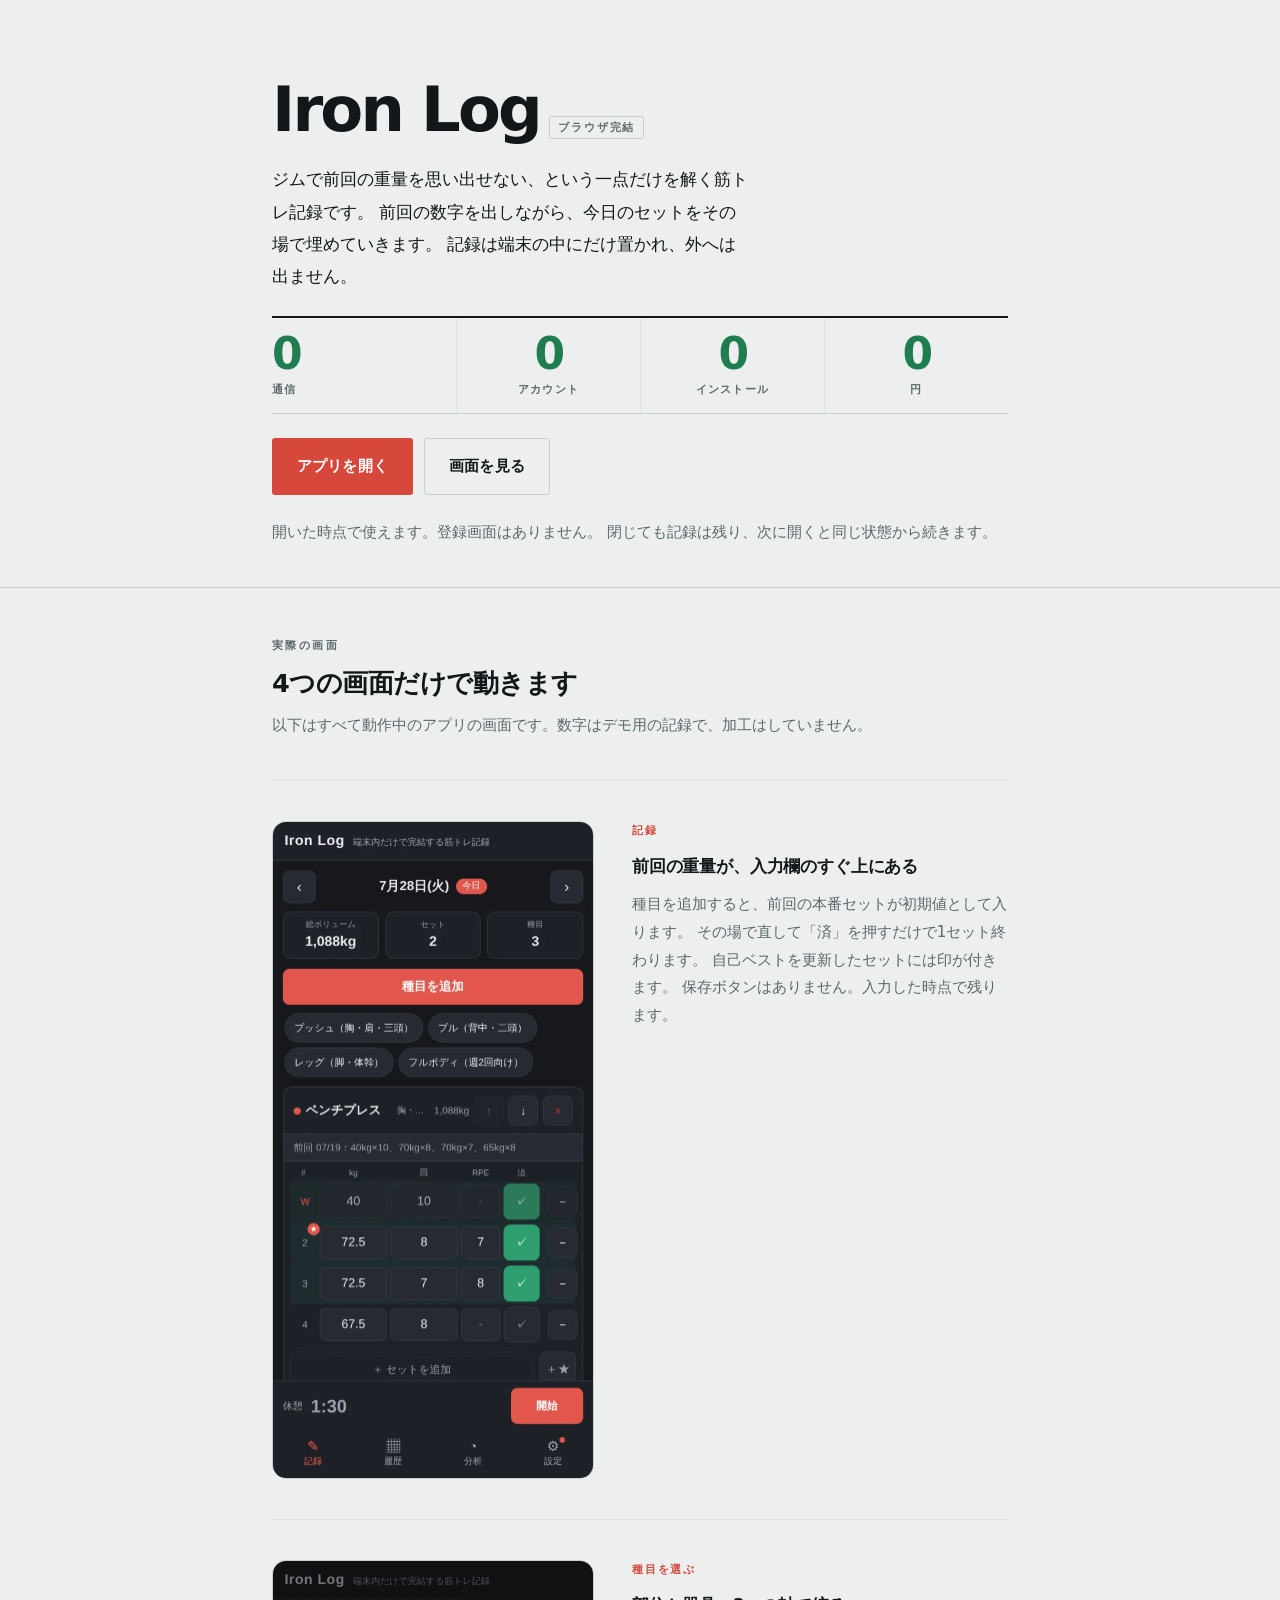
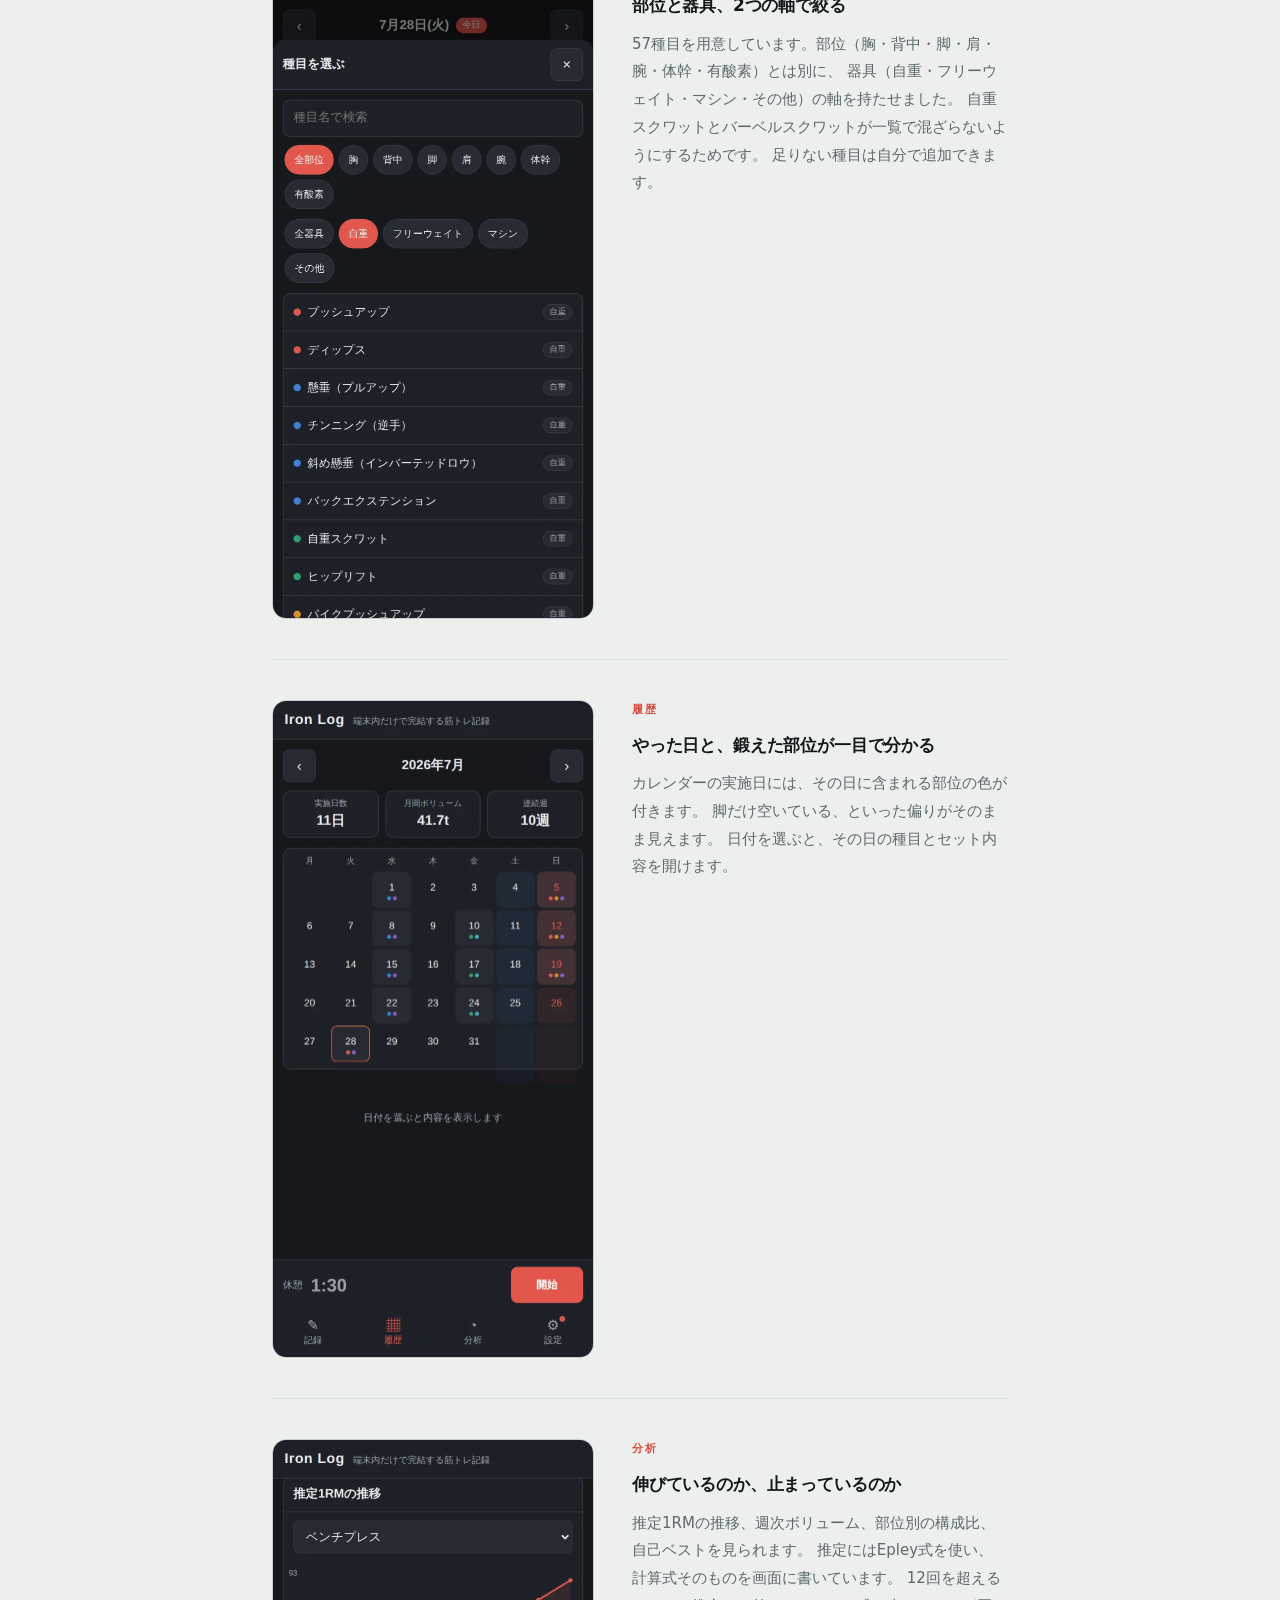
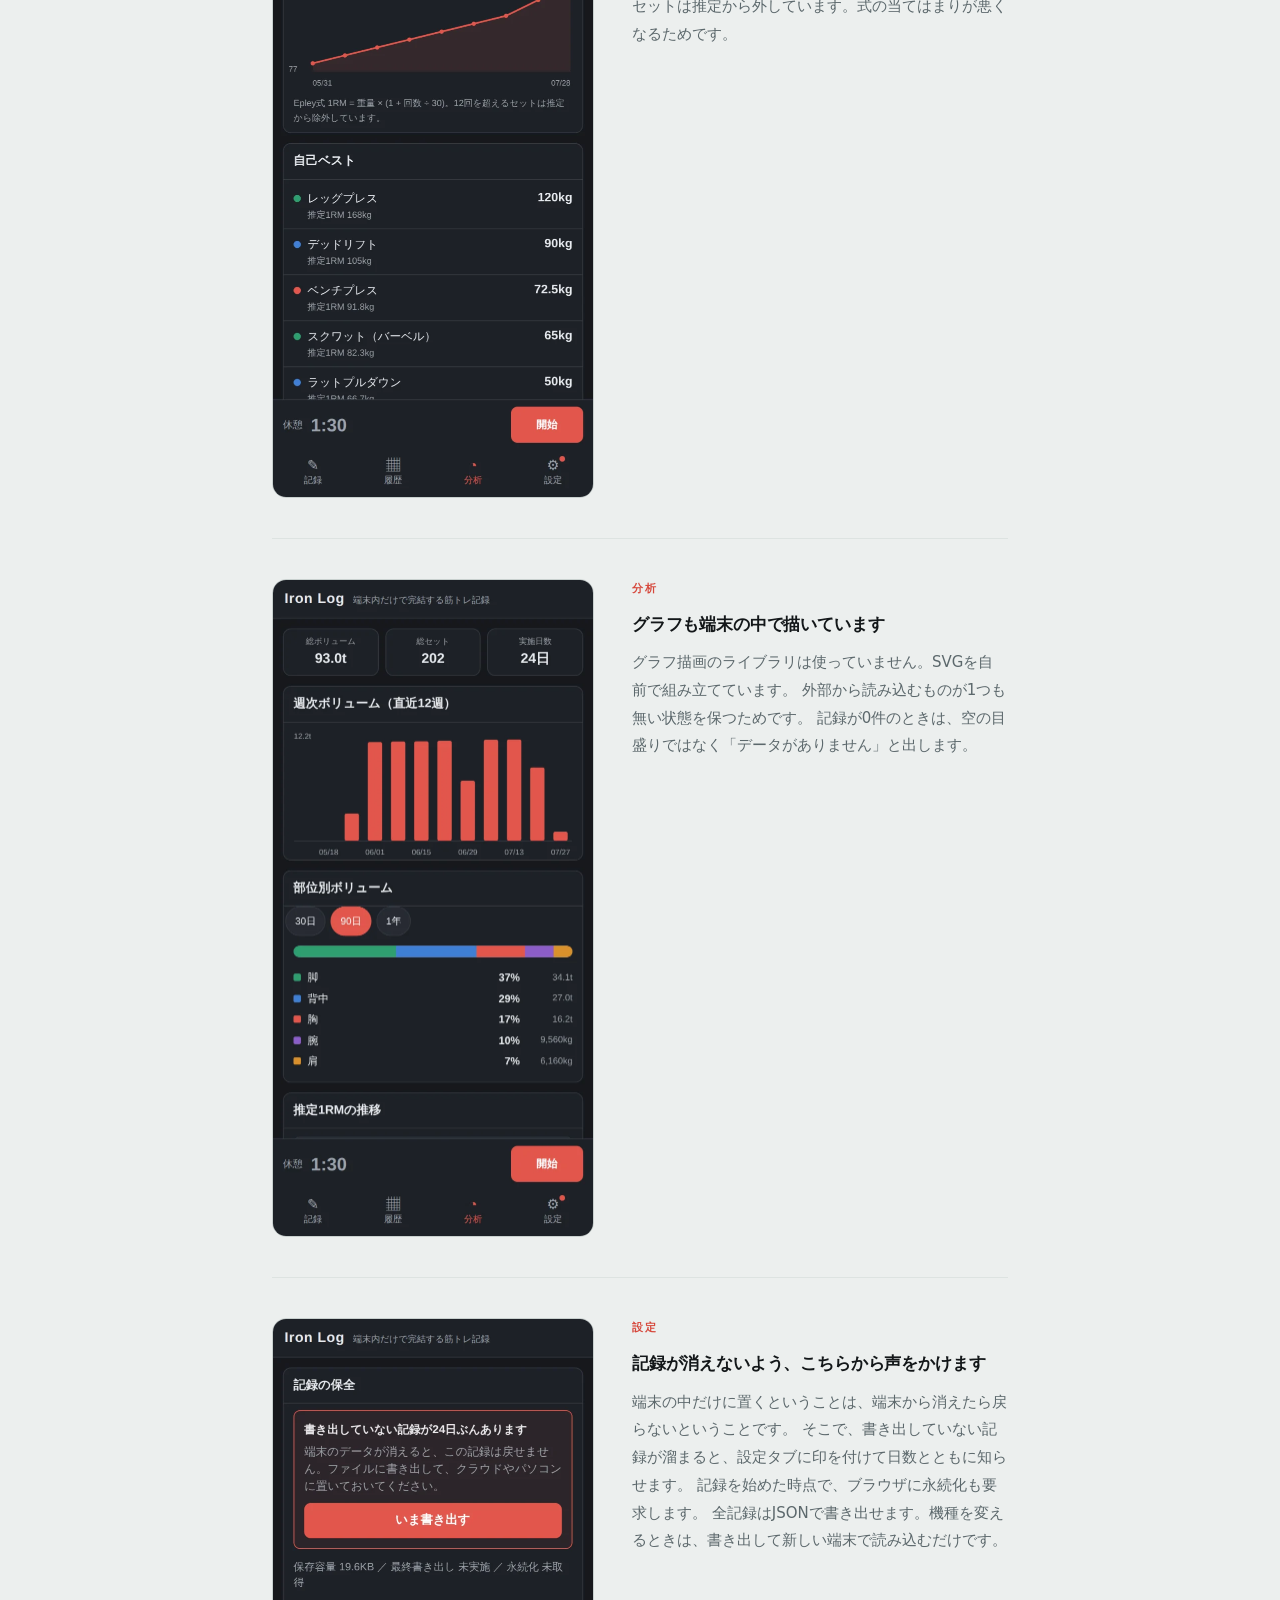
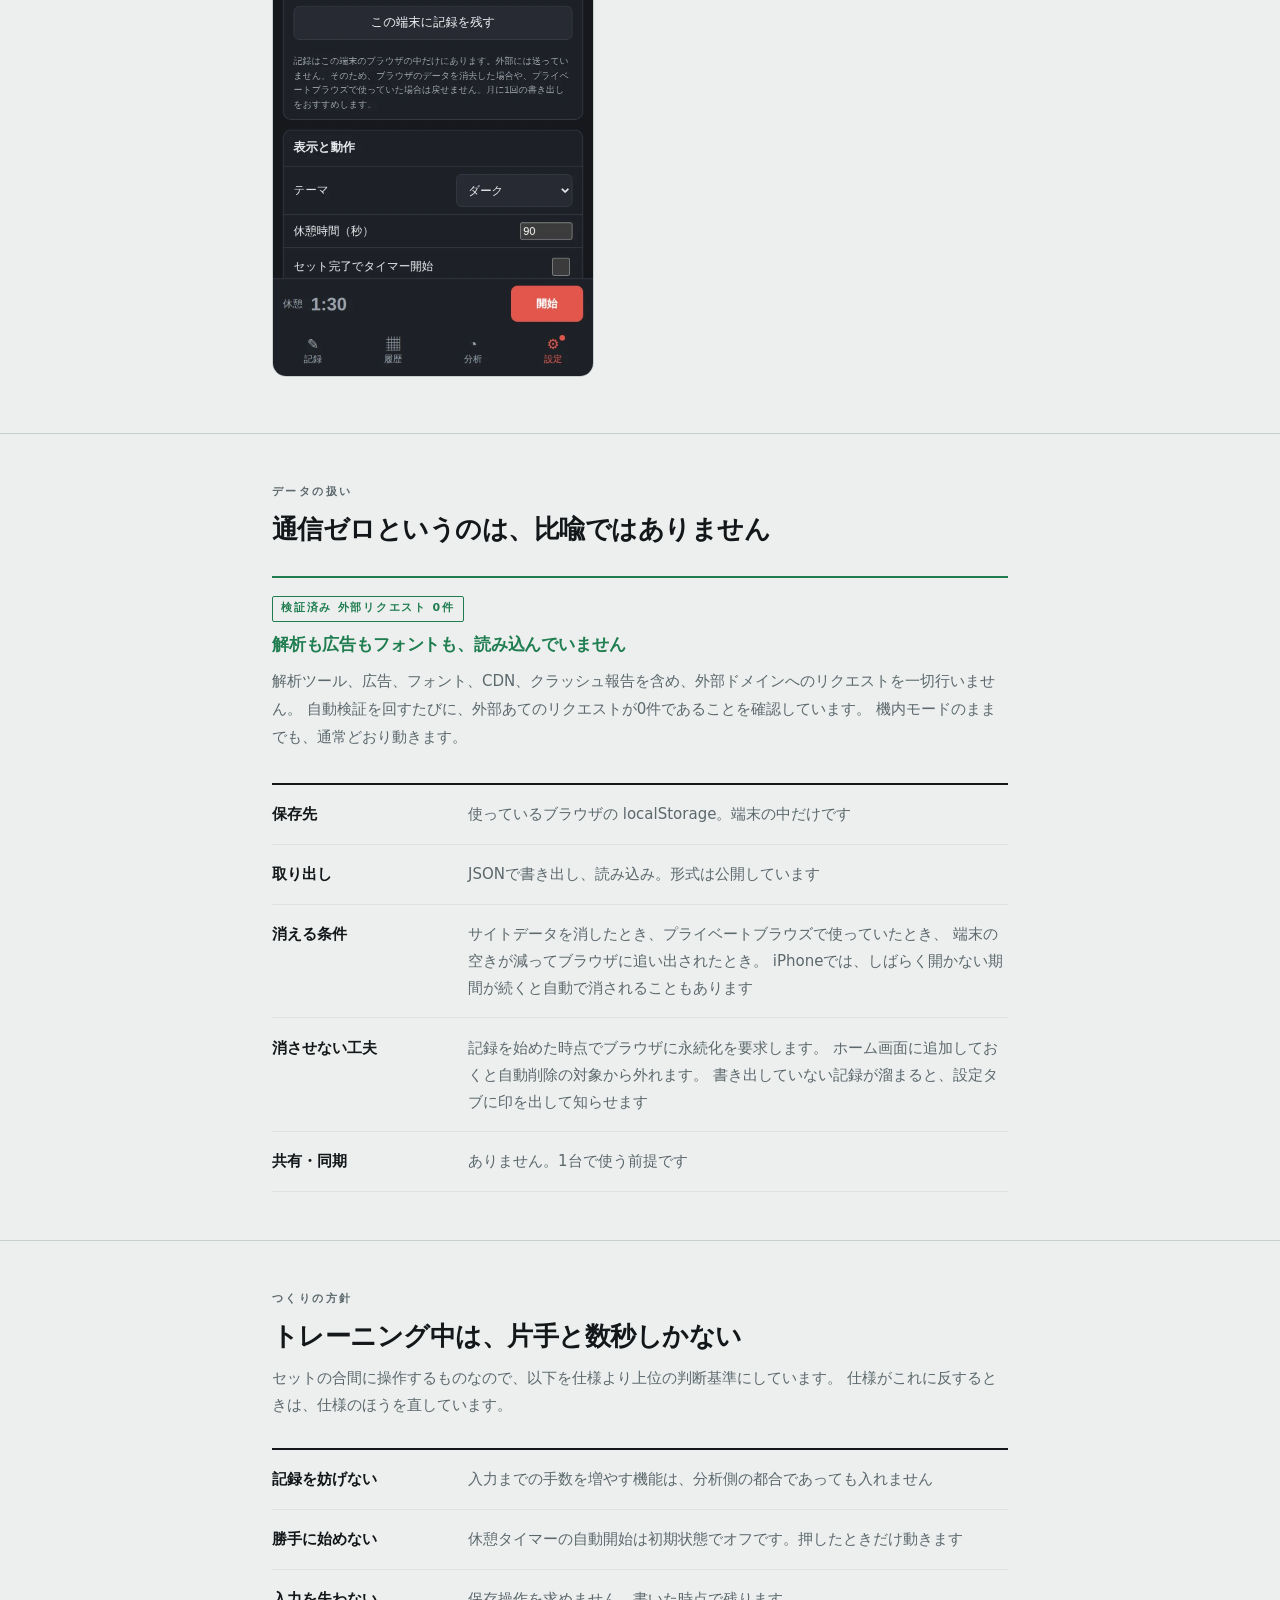
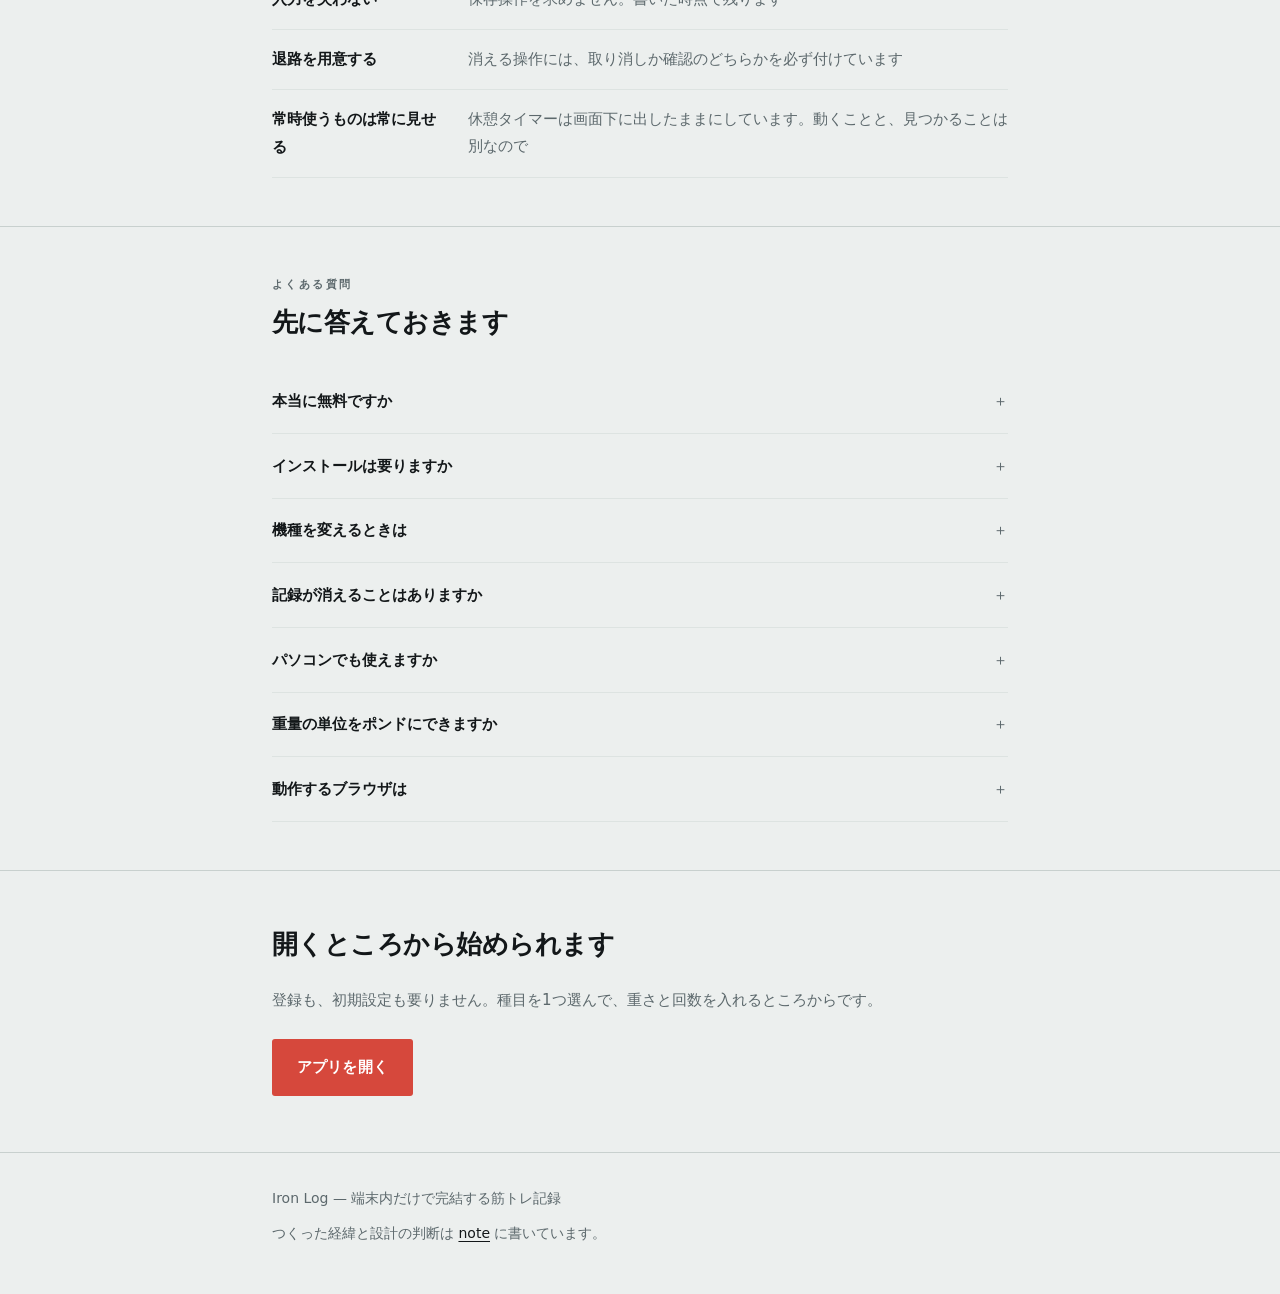
<file: index.html>
<!doctype html>
<html lang="ja">
<head>
<meta charset="utf-8">
<meta name="viewport" content="width=device-width, initial-scale=1">
<title>Iron Log — 端末内だけで完結する筋トレ記録</title>
<meta name="description" content="アカウント登録なし、通信なし、インストールなし。ブラウザだけで動く筋トレ記録アプリ。記録はすべて端末の中に置かれます。">
</head>
<body>
<style>
  /*
   * 地は「紙」。アプリ本体が暗いため、暗い画面写真が紙の上の物として立つ。
   * 色はアプリから採る。朱はアプリのアクセント、緑はアプリの「済」。
   * 朱は誘導だけに使い、事実の提示には緑を使って役割を分ける。
   */
  :root {
    --paper:    #ECEFEE;
    --card:     #F6F8F7;
    --ink:      #131719;
    --ink-2:    #47525622;
    --zinc:     #5C686C;
    --rule:     #C8D0CE;
    --rule-2:   #DDE3E1;
    --vermilion:#D6483C;
    --verdigris:#1F7D50;
    --iron:     #0E1113;

    --measure: 34rem;
    --gap: clamp(1rem, 4vw, 1.75rem);

    --sans: system-ui, -apple-system, "Hiragino Kaku Gothic ProN", "Hiragino Sans",
            "Yu Gothic", "Noto Sans JP", "Helvetica Neue", Arial, sans-serif;

    color-scheme: light;
  }

  @media (prefers-color-scheme: dark) {
    :root {
      --paper:    #0E1113;
      --card:     #171C1F;
      --ink:      #E7ECEA;
      --ink-2:    #8A949B22;
      --zinc:     #97A2A6;
      --rule:     #2B3337;
      --rule-2:   #222A2D;
      --vermilion:#F26A5D;
      --verdigris:#4FC98A;
      color-scheme: dark;
    }
  }

  /* 閲覧側の切替は媒体設定より優先する */
  :root[data-theme="dark"] {
    --paper:    #0E1113;
    --card:     #171C1F;
    --ink:      #E7ECEA;
    --ink-2:    #8A949B22;
    --zinc:     #97A2A6;
    --rule:     #2B3337;
    --rule-2:   #222A2D;
    --vermilion:#F26A5D;
    --verdigris:#4FC98A;
    color-scheme: dark;
  }

  :root[data-theme="light"] {
    --paper:    #ECEFEE;
    --card:     #F6F8F7;
    --ink:      #131719;
    --ink-2:    #47525622;
    --zinc:     #5C686C;
    --rule:     #C8D0CE;
    --rule-2:   #DDE3E1;
    --vermilion:#D6483C;
    --verdigris:#1F7D50;
    color-scheme: light;
  }

  body {
    margin: 0;
    background: var(--paper);
    color: var(--ink);
    font-family: var(--sans);
    font-size: 16px;
    line-height: 1.9;
    -webkit-font-smoothing: antialiased;
    overflow-x: hidden;
  }

  .wrap {
    max-width: var(--measure);
    margin: 0 auto;
    padding: 0 var(--gap);
  }

  section { border-top: 1px solid var(--rule); }
  section:first-of-type { border-top: 0; }

  /* ---- 見出し ---- */

  .eyebrow {
    font-size: 0.6875rem;
    letter-spacing: 0.22em;
    text-transform: uppercase;
    color: var(--zinc);
    font-weight: 700;
    margin: 0;
  }

  h1, h2, h3 { text-wrap: balance; margin: 0; }

  h1 {
    font-size: clamp(2.6rem, 12vw, 3.9rem);
    font-weight: 800;
    letter-spacing: -0.045em;
    line-height: 0.95;
  }

  h2 {
    font-size: clamp(1.35rem, 5.5vw, 1.6rem);
    font-weight: 800;
    letter-spacing: -0.02em;
    line-height: 1.4;
  }

  h3 {
    font-size: 1.0625rem;
    font-weight: 700;
    letter-spacing: -0.01em;
    line-height: 1.6;
  }

  p { margin: 0; }
  .lede { font-size: 1.0625rem; color: var(--ink); }
  .note { color: var(--zinc); font-size: 0.9375rem; line-height: 1.85; }

  /* ---- ヒーロー ---- */

  .hero { padding: clamp(3rem, 12vw, 5rem) 0 2.5rem; }
  .hero .stack { display: flex; flex-direction: column; gap: 1.5rem; }

  .mark {
    display: flex;
    align-items: baseline;
    gap: 0.6rem;
    flex-wrap: wrap;
  }
  .mark .v {
    font-size: 0.6875rem;
    letter-spacing: 0.18em;
    text-transform: uppercase;
    color: var(--zinc);
    font-weight: 700;
    border: 1px solid var(--rule);
    border-radius: 2px;
    padding: 0.1rem 0.45rem;
    line-height: 1.6;
  }

  .hero .lede { max-width: 30rem; }

  /* 4つのゼロ。この頁で強く出すのはここ一箇所に絞る */
  .zeros {
    display: grid;
    grid-template-columns: repeat(4, 1fr);
    border-top: 2px solid var(--ink);
    border-bottom: 1px solid var(--rule);
  }
  .zeros div {
    padding: 0.85rem 0 0.9rem;
    border-left: 1px solid var(--rule-2);
    text-align: center;
  }
  .zeros div:first-child { border-left: 0; text-align: left; }
  .zeros b {
    display: block;
    font-size: clamp(2rem, 9vw, 2.75rem);
    font-weight: 800;
    letter-spacing: -0.06em;
    line-height: 1;
    font-variant-numeric: tabular-nums;
    color: var(--verdigris);
  }
  .zeros span {
    display: block;
    font-size: 0.6875rem;
    letter-spacing: 0.1em;
    color: var(--zinc);
    font-weight: 600;
    margin-top: 0.35rem;
    line-height: 1.5;
  }

  .actions { display: flex; flex-wrap: wrap; gap: 0.7rem; }

  .btn {
    display: inline-block;
    padding: 0.85rem 1.5rem;
    border-radius: 3px;
    font-weight: 700;
    font-size: 0.9375rem;
    text-decoration: none;
    letter-spacing: 0.01em;
    border: 1px solid transparent;
    transition: transform 0.12s ease, background-color 0.12s ease;
  }
  .btn-primary { background: var(--vermilion); color: #fff; }
  .btn-secondary { border-color: var(--rule); color: var(--ink); }
  .btn:hover { transform: translateY(-1px); }
  .btn-secondary:hover { border-color: var(--ink); }
  .btn:focus-visible,
  a:focus-visible { outline: 2px solid var(--vermilion); outline-offset: 3px; }

  /* ---- 画面紹介 ---- */

  .screens { padding: 3rem 0 1rem; }
  .screens > .wrap > .head { display: flex; flex-direction: column; gap: 0.6rem; margin-bottom: 2.5rem; }

  .shot {
    display: grid;
    gap: 1.25rem;
    padding: 2rem 0;
    border-top: 1px solid var(--rule-2);
    align-items: start;
  }
  .shot:first-of-type { border-top: 0; padding-top: 0; }

  .shot figure { margin: 0; }
  .shot img {
    display: block;
    width: 100%;
    max-width: 300px;
    height: auto;
    border-radius: 14px;
    border: 1px solid var(--rule);
    background: var(--iron);
  }
  .shot .text { display: flex; flex-direction: column; gap: 0.7rem; }

  .tag {
    font-size: 0.6875rem;
    letter-spacing: 0.16em;
    text-transform: uppercase;
    color: var(--vermilion);
    font-weight: 700;
  }

  @media (min-width: 34rem) {
    .shot { grid-template-columns: 300px 1fr; gap: 1.75rem; }
    .shot img { max-width: 300px; }
  }

  /* PCでは本文の幅を少し広げる。狭い柱のまま置くと余白ばかりになる */
  @media (min-width: 60rem) {
    :root { --measure: 46rem; }
    .shot { grid-template-columns: 320px 1fr; gap: 2.5rem; padding: 2.5rem 0; }
    .shot img { max-width: 320px; }
  }

  /* ---- 台帳（原則・仕様） ---- */

  .band { padding: 3rem 0; }
  .band > .wrap > .head { display: flex; flex-direction: column; gap: 0.6rem; margin-bottom: 1.75rem; }

  .ledger { border-top: 2px solid var(--ink); }
  .ledger .row {
    display: grid;
    gap: 0.15rem 1.25rem;
    padding: 0.95rem 0;
    border-bottom: 1px solid var(--rule-2);
  }
  .ledger .row dt {
    font-weight: 700;
    font-size: 0.9375rem;
    letter-spacing: -0.005em;
  }
  .ledger .row dd {
    margin: 0;
    color: var(--zinc);
    font-size: 0.9375rem;
    line-height: 1.8;
  }
  .ledger .row dd.num { font-variant-numeric: tabular-nums; }

  @media (min-width: 30rem) {
    .ledger .row { grid-template-columns: 11rem 1fr; align-items: baseline; }
  }

  dl { margin: 0; }

  /* ---- データの扱い ---- */

  /* 台帳の罫に合わせる。囲みは作らず、上に太い罫を引いて区切る */
  .claim {
    border-top: 2px solid var(--verdigris);
    padding: 1.1rem 0 0;
    display: flex;
    flex-direction: column;
    gap: 0.6rem;
  }
  .claim h3 { color: var(--verdigris); }
  .claim .seal {
    align-self: flex-start;
    font-size: 0.6875rem;
    letter-spacing: 0.16em;
    font-weight: 700;
    color: var(--verdigris);
    border: 1px solid var(--verdigris);
    border-radius: 2px;
    padding: 0.1rem 0.5rem;
    font-variant-numeric: tabular-nums;
  }

  .faq { display: flex; flex-direction: column; }
  .faq details {
    border-bottom: 1px solid var(--rule-2);
    padding: 0.35rem 0;
  }
  .faq summary {
    cursor: pointer;
    padding: 0.75rem 0;
    font-weight: 700;
    font-size: 0.9375rem;
    list-style: none;
    display: flex;
    justify-content: space-between;
    gap: 1rem;
    align-items: baseline;
  }
  .faq summary::-webkit-details-marker { display: none; }
  .faq summary::after {
    content: "＋";
    color: var(--zinc);
    font-weight: 400;
    flex: none;
  }
  .faq details[open] summary::after { content: "－"; }
  .faq details p { padding: 0 0 0.9rem; color: var(--zinc); font-size: 0.9375rem; }

  /* ---- 末尾 ---- */

  .close { padding: 3.5rem 0; }
  .close .wrap { display: flex; flex-direction: column; gap: 1.5rem; }

  footer {
    border-top: 1px solid var(--rule);
    padding: 2rem 0 3rem;
    color: var(--zinc);
    font-size: 0.875rem;
  }
  footer .wrap { display: flex; flex-direction: column; gap: 0.5rem; }
  footer a { color: var(--ink); text-decoration: underline; text-underline-offset: 3px; }

  @media (prefers-reduced-motion: reduce) {
    * { animation: none !important; transition: none !important; }
  }
</style>

<section class="hero">
  <div class="wrap stack">
    <div class="mark">
      <h1>Iron&nbsp;Log</h1>
      <span class="v">ブラウザ完結</span>
    </div>

    <p class="lede">
      ジムで前回の重量を思い出せない、という一点だけを解く筋トレ記録です。
      前回の数字を出しながら、今日のセットをその場で埋めていきます。
      記録は端末の中にだけ置かれ、外へは出ません。
    </p>

    <div class="zeros">
      <div><b>0</b><span>通信</span></div>
      <div><b>0</b><span>アカウント</span></div>
      <div><b>0</b><span>インストール</span></div>
      <div><b>0</b><span>円</span></div>
    </div>

    <div class="actions">
      <a class="btn btn-primary" href="app/">アプリを開く</a>
      <a class="btn btn-secondary" href="#screens">画面を見る</a>
    </div>

    <p class="note">
      開いた時点で使えます。登録画面はありません。
      閉じても記録は残り、次に開くと同じ状態から続きます。
    </p>
  </div>
</section>

<section class="screens" id="screens">
  <div class="wrap">
    <div class="head">
      <p class="eyebrow">実際の画面</p>
      <h2>4つの画面だけで動きます</h2>
      <p class="note">
        以下はすべて動作中のアプリの画面です。数字はデモ用の記録で、加工はしていません。
      </p>
    </div>

    <div class="shot">
      <figure><img src="shots/webp/01_record.webp" width="640" height="1313" alt="記録画面。ベンチプレスのセットが並び、前回の記録が種目名の下に表示されている" loading="lazy"></figure>
      <div class="text">
        <p class="tag">記録</p>
        <h3>前回の重量が、入力欄のすぐ上にある</h3>
        <p class="note">
          種目を追加すると、前回の本番セットが初期値として入ります。
          その場で直して「済」を押すだけで1セット終わります。
          自己ベストを更新したセットには印が付きます。
          保存ボタンはありません。入力した時点で残ります。
        </p>
      </div>
    </div>

    <div class="shot">
      <figure><img src="shots/webp/04_picker_bodyweight.webp" width="640" height="1313" alt="種目を選ぶ画面。部位のチップと器具のチップで絞り込んでおり、自重で絞った一覧が表示されている" loading="lazy"></figure>
      <div class="text">
        <p class="tag">種目を選ぶ</p>
        <h3>部位と器具、2つの軸で絞る</h3>
        <p class="note">
          57種目を用意しています。部位（胸・背中・脚・肩・腕・体幹・有酸素）とは別に、
          器具（自重・フリーウェイト・マシン・その他）の軸を持たせました。
          自重スクワットとバーベルスクワットが一覧で混ざらないようにするためです。
          足りない種目は自分で追加できます。
        </p>
      </div>
    </div>

    <div class="shot">
      <figure><img src="shots/webp/05_history.webp" width="640" height="1313" alt="履歴画面。月次カレンダーに実施日が色付きで示され、実施日数・月間ボリューム・連続週が上に並ぶ" loading="lazy"></figure>
      <div class="text">
        <p class="tag">履歴</p>
        <h3>やった日と、鍛えた部位が一目で分かる</h3>
        <p class="note">
          カレンダーの実施日には、その日に含まれる部位の色が付きます。
          脚だけ空いている、といった偏りがそのまま見えます。
          日付を選ぶと、その日の種目とセット内容を開けます。
        </p>
      </div>
    </div>

    <div class="shot">
      <figure><img src="shots/webp/08_analysis_1rm.webp" width="640" height="1313" alt="分析画面。推定1RMの推移が折れ線で右肩上がりに描かれ、その下に種目別の自己ベストが並ぶ" loading="lazy"></figure>
      <div class="text">
        <p class="tag">分析</p>
        <h3>伸びているのか、止まっているのか</h3>
        <p class="note">
          推定1RMの推移、週次ボリューム、部位別の構成比、自己ベストを見られます。
          推定にはEpley式を使い、計算式そのものを画面に書いています。
          12回を超えるセットは推定から外しています。式の当てはまりが悪くなるためです。
        </p>
      </div>
    </div>

    <div class="shot">
      <figure><img src="shots/webp/07_analysis.webp" width="640" height="1313" alt="分析画面の上部。週次ボリュームの棒グラフと、部位別ボリュームの構成比" loading="lazy"></figure>
      <div class="text">
        <p class="tag">分析</p>
        <h3>グラフも端末の中で描いています</h3>
        <p class="note">
          グラフ描画のライブラリは使っていません。SVGを自前で組み立てています。
          外部から読み込むものが1つも無い状態を保つためです。
          記録が0件のときは、空の目盛りではなく「データがありません」と出します。
        </p>
      </div>
    </div>

    <div class="shot">
      <figure><img src="shots/webp/10_settings.webp" width="640" height="1313" alt="設定画面。テーマ、休憩時間、タイマーの自動開始、マスタ管理、JSONの書き出しと読み込み" loading="lazy"></figure>
      <div class="text">
        <p class="tag">設定</p>
        <h3>記録が消えないよう、こちらから声をかけます</h3>
        <p class="note">
          端末の中だけに置くということは、端末から消えたら戻らないということです。
          そこで、書き出していない記録が溜まると、設定タブに印を付けて日数とともに知らせます。
          記録を始めた時点で、ブラウザに永続化も要求します。
          全記録はJSONで書き出せます。機種を変えるときは、書き出して新しい端末で読み込むだけです。
        </p>
      </div>
    </div>
  </div>
</section>

<section class="band">
  <div class="wrap">
    <div class="head">
      <p class="eyebrow">データの扱い</p>
      <h2>通信ゼロというのは、比喩ではありません</h2>
    </div>

    <div class="claim">
      <span class="seal">検証済み 外部リクエスト 0件</span>
      <h3>解析も広告もフォントも、読み込んでいません</h3>
      <p class="note">
        解析ツール、広告、フォント、CDN、クラッシュ報告を含め、外部ドメインへのリクエストを一切行いません。
        自動検証を回すたびに、外部あてのリクエストが0件であることを確認しています。
        機内モードのままでも、通常どおり動きます。
      </p>
    </div>

    <div style="height:2rem"></div>

    <dl class="ledger">
      <div class="row">
        <dt>保存先</dt>
        <dd>使っているブラウザの localStorage。端末の中だけです</dd>
      </div>
      <div class="row">
        <dt>取り出し</dt>
        <dd>JSONで書き出し、読み込み。形式は公開しています</dd>
      </div>
      <div class="row">
        <dt>消える条件</dt>
        <dd>
          サイトデータを消したとき、プライベートブラウズで使っていたとき、
          端末の空きが減ってブラウザに追い出されたとき。
          iPhoneでは、しばらく開かない期間が続くと自動で消されることもあります
        </dd>
      </div>
      <div class="row">
        <dt>消させない工夫</dt>
        <dd>
          記録を始めた時点でブラウザに永続化を要求します。
          ホーム画面に追加しておくと自動削除の対象から外れます。
          書き出していない記録が溜まると、設定タブに印を出して知らせます
        </dd>
      </div>
      <div class="row">
        <dt>共有・同期</dt>
        <dd class="num">ありません。1台で使う前提です</dd>
      </div>
    </dl>
  </div>
</section>

<section class="band">
  <div class="wrap">
    <div class="head">
      <p class="eyebrow">つくりの方針</p>
      <h2>トレーニング中は、片手と数秒しかない</h2>
      <p class="note">
        セットの合間に操作するものなので、以下を仕様より上位の判断基準にしています。
        仕様がこれに反するときは、仕様のほうを直しています。
      </p>
    </div>

    <dl class="ledger">
      <div class="row">
        <dt>記録を妨げない</dt>
        <dd>入力までの手数を増やす機能は、分析側の都合であっても入れません</dd>
      </div>
      <div class="row">
        <dt>勝手に始めない</dt>
        <dd>休憩タイマーの自動開始は初期状態でオフです。押したときだけ動きます</dd>
      </div>
      <div class="row">
        <dt>入力を失わない</dt>
        <dd>保存操作を求めません。書いた時点で残ります</dd>
      </div>
      <div class="row">
        <dt>退路を用意する</dt>
        <dd>消える操作には、取り消しか確認のどちらかを必ず付けています</dd>
      </div>
      <div class="row">
        <dt>常時使うものは常に見せる</dt>
        <dd>休憩タイマーは画面下に出したままにしています。動くことと、見つかることは別なので</dd>
      </div>
    </dl>
  </div>
</section>

<section class="band">
  <div class="wrap">
    <div class="head">
      <p class="eyebrow">よくある質問</p>
      <h2>先に答えておきます</h2>
    </div>

    <div class="faq">
      <details>
        <summary>本当に無料ですか</summary>
        <p>無料です。有料版も、上限も、広告もありません。将来にわたって課金を入れる予定はありません。</p>
      </details>
      <details>
        <summary>インストールは要りますか</summary>
        <p>要りません。ブラウザで開けば使えます。ホーム画面に追加すると、アプリのように全画面で開き、圏外でも起動します。</p>
      </details>
      <details>
        <summary>機種を変えるときは</summary>
        <p>設定画面からJSONで書き出し、新しい端末で読み込みます。読み込むときに、置き換えるか既存に追加するかを選べます。</p>
      </details>
      <details>
        <summary>記録が消えることはありますか</summary>
        <p>あります。ブラウザのデータを消したとき、プライベートブラウズで使っていたとき、端末の空き容量が減ってブラウザに追い出されたときです。iPhoneでは、しばらく開かない期間が続くと自動で消されることもあります。対策として、記録を始めた時点でブラウザに永続化を要求し、書き出していない記録が溜まると設定タブに印を出します。ホーム画面に追加しておくと、自動削除の対象から外れます。それでも消えない保証はできないので、月に1回の書き出しをおすすめします。</p>
      </details>
      <details>
        <summary>パソコンでも使えますか</summary>
        <p>使えます。画面幅320px以上に対応しています。ただし入力はスマートフォンでの片手操作を前提に組んでいます。</p>
      </details>
      <details>
        <summary>重量の単位をポンドにできますか</summary>
        <p>できません。kg固定です。表示だけを切り替えると保存してある値と単位が食い違い、過去の記録の読み方を誤らせるためです。換算まで含めて対応できるまでは出しません。</p>
      </details>
      <details>
        <summary>動作するブラウザは</summary>
        <p>Safari 16以降、Chrome・Firefox・Edge は110以降です。</p>
      </details>
    </div>
  </div>
</section>

<section class="close">
  <div class="wrap">
    <h2>開くところから始められます</h2>
    <p class="note">
      登録も、初期設定も要りません。種目を1つ選んで、重さと回数を入れるところからです。
    </p>
    <div class="actions">
      <a class="btn btn-primary" href="app/">アプリを開く</a>
    </div>
  </div>
</section>

<footer>
  <div class="wrap">
    <p>Iron Log — 端末内だけで完結する筋トレ記録</p>
    <p>つくった経緯と設計の判断は <a href="https://note.com/pine_mountain_jp">note</a> に書いています。</p>
  </div>
</footer>
</body>
</html>
</file>
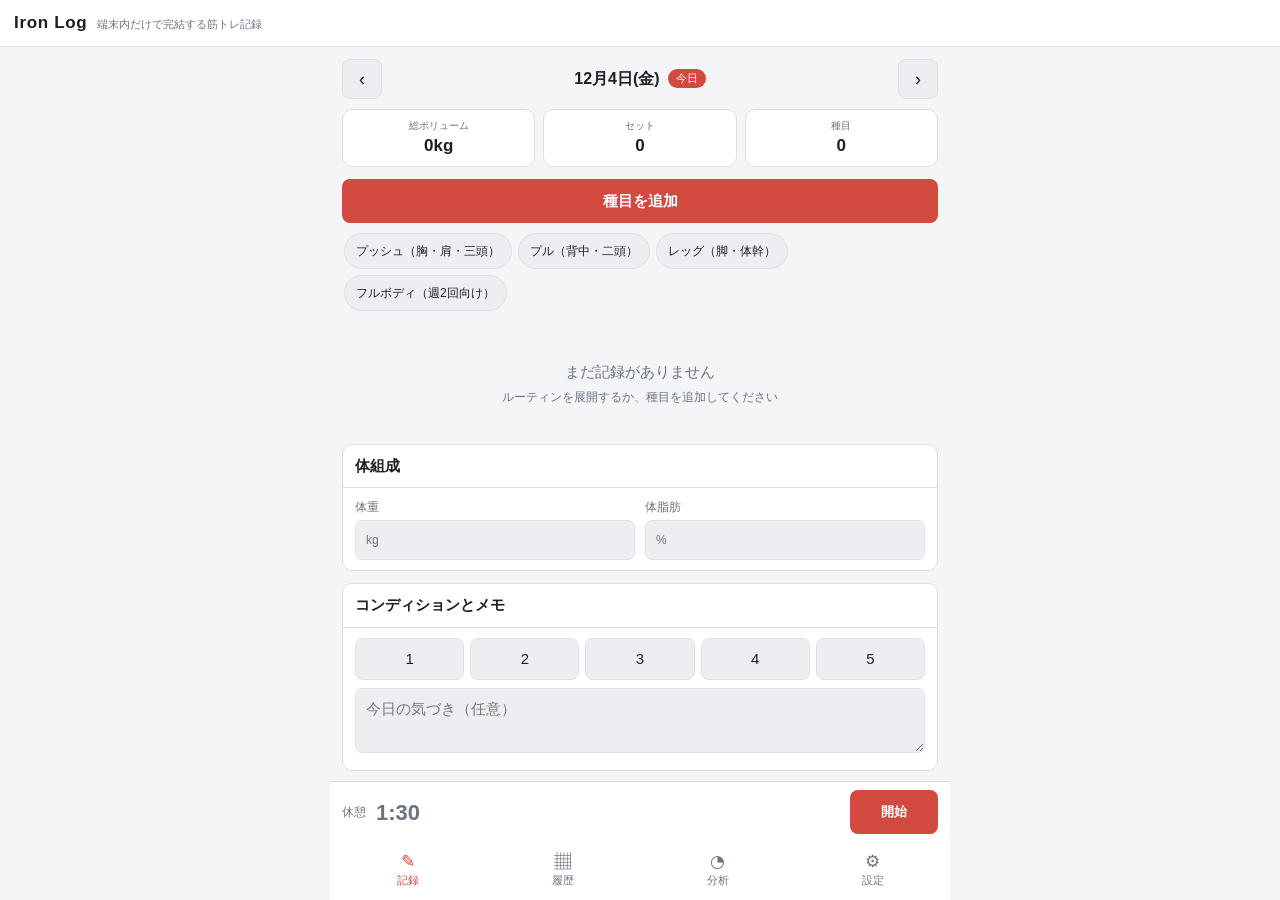
<file: app/index.html>
<!DOCTYPE html>
<html lang="ja">
<head>
<meta charset="utf-8">
<meta name="viewport" content="width=device-width, initial-scale=1, viewport-fit=cover">
<meta name="theme-color" content="#16181d">
<meta name="description" content="サーバー不要・アカウント不要でブラウザだけで完結する筋トレ記録アプリ">
<meta name="apple-mobile-web-app-capable" content="yes">
<meta name="apple-mobile-web-app-status-bar-style" content="black-translucent">
<meta name="apple-mobile-web-app-title" content="Iron Log">
<link rel="manifest" href="manifest.webmanifest">
<link rel="apple-touch-icon" href="icons/icon-192.png">
<link rel="icon" href="icons/icon-192.png">
<link rel="stylesheet" href="css/style.css">
<title>Iron Log - 筋トレ記録</title>
</head>
<body>

<header class="appbar">
  <h1>Iron Log</h1>
  <span class="tagline">端末内だけで完結する筋トレ記録</span>
</header>

<main id="view"></main>

<!-- 休憩タイマーは常に表示する。使うときに探させないため -->
<div id="rest" class="rest" role="status" aria-label="休憩タイマー">
  <div id="rest-fill" class="rest-fill"></div>
  <div class="rest-inner">
    <span class="rest-label">休憩</span>
    <span id="rest-time" class="rest-time">1:30</span>
    <button id="rest-go" class="primary" data-act="rest-start">開始</button>
    <button id="rest-plus" data-act="rest-plus" hidden>+30秒</button>
    <button id="rest-stop" data-act="rest-skip" hidden>終了</button>
  </div>
</div>

<nav class="tabbar" aria-label="メインナビゲーション">
  <button data-tab="log" class="on" aria-current="page">
    <span class="ico" aria-hidden="true">✎</span><span>記録</span>
  </button>
  <button data-tab="history">
    <span class="ico" aria-hidden="true">▦</span><span>履歴</span>
  </button>
  <button data-tab="analytics">
    <span class="ico" aria-hidden="true">◔</span><span>分析</span>
  </button>
  <button data-tab="settings">
    <span class="ico" aria-hidden="true">⚙</span><span>設定</span>
  </button>
</nav>

<div id="modal" class="modal" aria-hidden="true" role="dialog" aria-modal="true"></div>
<div id="toast" class="toast" role="status"></div>
<div id="note" class="toast note-toast" role="status"></div>
<input id="import-file" type="file" accept="application/json,.json" hidden>

<script src="js/data.js"></script>
<script src="js/store.js"></script>
<script src="js/calc.js"></script>
<script src="js/app.js"></script>
</body>
</html>
</file>
<file: app/css/style.css>
/* Iron Log - スタイル一式 */

:root {
  --bg: #f4f5f7;
  --surface: #ffffff;
  --surface-2: #eceef1;
  --text: #1c1f24;
  --muted: #6b7280;
  --border: #dcdfe4;
  --accent: #d1493f;
  --accent-text: #ffffff;
  --ok: #2f9e6f;
  --danger: #c0392b;
  --radius: 10px;
  --tabbar-h: 58px;
  --rest-h: 61px;
}

/*
 * テーマはトークンの再定義だけで切り替える。
 * 端末設定（メディアクエリ）→ data-theme 属性 の順で上書きされる。
 * 属性が付いていない状態でも端末設定が効くよう、属性セレクタに依存させない。
 */
@media (prefers-color-scheme: dark) {
  :root {
    color-scheme: dark;
    --bg: #16181d;
    --surface: #1e2127;
    --surface-2: #262a32;
    --text: #e8eaed;
    --muted: #9aa1ab;
    --border: #333842;
    --accent: #e2574c;
  }
}

:root[data-theme="dark"] {
  color-scheme: dark;
  --bg: #16181d;
  --surface: #1e2127;
  --surface-2: #262a32;
  --text: #e8eaed;
  --muted: #9aa1ab;
  --border: #333842;
  --accent: #e2574c;
}

:root[data-theme="light"] {
  color-scheme: light;
  --bg: #f4f5f7;
  --surface: #ffffff;
  --surface-2: #eceef1;
  --text: #1c1f24;
  --muted: #6b7280;
  --border: #dcdfe4;
  --accent: #d1493f;
}

* { box-sizing: border-box; }

html, body {
  margin: 0;
  padding: 0;
  height: 100%;
  overflow: hidden;
}

body {
  background: var(--bg);
  color: var(--text);
  font-family: -apple-system, BlinkMacSystemFont, "Hiragino Sans", "Noto Sans JP", "Yu Gothic UI", sans-serif;
  font-size: 15px;
  line-height: 1.5;
  -webkit-text-size-adjust: 100%;
  display: flex;
  flex-direction: column;
}

/* ---- ヘッダー ---- */

.appbar {
  flex: 0 0 auto;
  padding: calc(env(safe-area-inset-top) + 10px) 14px 10px;
  background: var(--surface);
  border-bottom: 1px solid var(--border);
  display: flex;
  align-items: baseline;
  gap: 10px;
}

.appbar h1 {
  margin: 0;
  font-size: 17px;
  letter-spacing: .04em;
}

.tagline {
  font-size: 11px;
  color: var(--muted);
  overflow: hidden;
  white-space: nowrap;
  text-overflow: ellipsis;
}

/* ---- コンテンツ ---- */

#view {
  flex: 1 1 auto;
  overflow-y: auto;
  -webkit-overflow-scrolling: touch;
  padding: 12px 12px calc(var(--tabbar-h) + var(--rest-h) + env(safe-area-inset-bottom) + 16px);
}

.card {
  background: var(--surface);
  border: 1px solid var(--border);
  border-radius: var(--radius);
  margin-bottom: 12px;
  overflow: hidden;
}

.card.compact { padding-bottom: 10px; }

.card-head {
  display: flex;
  align-items: center;
  gap: 6px;
  padding: 10px 12px;
  border-bottom: 1px solid var(--border);
}

.card-head h3 {
  margin: 0;
  font-size: 15px;
  font-weight: 600;
  flex: 1 1 auto;
  /* 種目名はカードの一次情報。最低限の幅を確保する */
  min-width: 7em;
  overflow: hidden;
  text-overflow: ellipsis;
  white-space: nowrap;
}

.cat-dot {
  width: 9px;
  height: 9px;
  border-radius: 50%;
  flex: 0 0 auto;
}

.cat-label {
  font-size: 11px;
  color: var(--muted);
  /* 種目名だけが縮小を負担しないよう、ここも縮められるようにする */
  flex: 0 1 auto;
  min-width: 0;
  overflow: hidden;
  text-overflow: ellipsis;
  white-space: nowrap;
}

.card-vol {
  font-size: 12px;
  color: var(--muted);
  font-variant-numeric: tabular-nums;
  flex: 0 0 auto;
}

/* ---- 日付バー・サマリー ---- */

.datebar {
  display: flex;
  align-items: center;
  gap: 8px;
  margin-bottom: 10px;
}

.datebar-main {
  flex: 1 1 auto;
  text-align: center;
  display: flex;
  align-items: center;
  justify-content: center;
  gap: 8px;
}

.datebar-main strong { font-size: 16px; }

.badge-today {
  font-size: 11px;
  background: var(--accent);
  color: var(--accent-text);
  border-radius: 999px;
  padding: 1px 8px;
}

.summary {
  display: flex;
  gap: 8px;
  margin-bottom: 12px;
}

.summary > div {
  flex: 1 1 0;
  background: var(--surface);
  border: 1px solid var(--border);
  border-radius: var(--radius);
  padding: 8px 6px;
  text-align: center;
  min-width: 0;
}

.summary .k {
  display: block;
  font-size: 10px;
  color: var(--muted);
  white-space: nowrap;
}

.summary .v {
  display: block;
  font-size: 17px;
  font-weight: 600;
  font-variant-numeric: tabular-nums;
}

/* ---- ボタン ---- */

button {
  font: inherit;
  color: var(--text);
  background: var(--surface-2);
  border: 1px solid var(--border);
  border-radius: 8px;
  padding: 9px 12px;
  cursor: pointer;
  min-height: 40px;
}

button:active { transform: translateY(1px); }
button:disabled { opacity: .35; cursor: default; }

button.primary {
  background: var(--accent);
  color: var(--accent-text);
  border-color: transparent;
  font-weight: 600;
}

button.danger { color: var(--danger); }
button.wide { width: 100%; margin-top: 10px; }
button.sm { min-height: 32px; padding: 4px 8px; font-size: 12px; }

button.icon {
  min-width: 40px;
  min-height: 40px;
  padding: 0;
  line-height: 1;
  font-size: 18px;
}

button.icon.sm {
  min-width: 36px;
  min-height: 36px;
  font-size: 14px;
}

button.link {
  background: none;
  border: none;
  color: var(--accent);
  font-size: 12px;
  min-height: 0;
  padding: 2px 4px;
}

.actions { margin-bottom: 10px; }
.actions .primary { width: 100%; min-height: 44px; }

.routine-row {
  display: flex;
  flex-wrap: wrap;
  gap: 6px;
  margin-bottom: 12px;
  padding: 0 2px;
}

.chip {
  font-size: 12px;
  min-height: 36px;
  padding: 5px 11px;
  border-radius: 999px;
}

.chip.on {
  background: var(--accent);
  color: var(--accent-text);
  border-color: transparent;
}

.row-actions {
  display: flex;
  flex-wrap: wrap;
  gap: 8px;
  padding: 10px 12px;
}

.row-actions button { flex: 1 1 auto; }

/* ---- セット表 ---- */

.prev {
  padding: 7px 12px;
  font-size: 12px;
  color: var(--muted);
  background: var(--surface-2);
  border-bottom: 1px solid var(--border);
  word-break: break-word;
}

.prev.muted { font-style: italic; }

.sets { padding: 4px 8px 0; }

.set-row {
  display: grid;
  grid-template-columns: 32px 1fr 1fr 48px 44px 40px;
  gap: 4px;
  align-items: center;
  padding: 3px 0;
  position: relative;
}

.set-row.head {
  font-size: 10px;
  color: var(--muted);
  text-align: center;
  padding-bottom: 2px;
}

.set-row.head span { text-align: center; }
.set-row.done { background: color-mix(in srgb, var(--ok) 10%, transparent); border-radius: 6px; }
.set-row.warmup { opacity: .72; }

.cell {
  width: 100%;
  min-width: 0;
  font: inherit;
  color: var(--text);
  background: var(--surface-2);
  border: 1px solid var(--border);
  border-radius: 7px;
  padding: 8px 4px;
  text-align: center;
  min-height: 40px;
  font-variant-numeric: tabular-nums;
  -moz-appearance: textfield;
}

.cell::-webkit-outer-spin-button,
.cell::-webkit-inner-spin-button {
  -webkit-appearance: none;
  margin: 0;
}

.cell:focus {
  outline: 2px solid var(--accent);
  outline-offset: -1px;
}

.cell-spacer { display: block; }

.setno {
  min-height: 36px;
  min-width: 36px;
  padding: 0;
  font-size: 12px;
  color: var(--muted);
  background: none;
  border: none;
}

.setno.w { color: var(--accent); font-weight: 700; }

.check {
  min-height: 44px;
  min-width: 44px;
  padding: 0;
  font-size: 15px;
  color: var(--muted);
}

/* 削除は最も押す完了トグルの真横に置かない（誤タップ防止） */
.set-row > [data-act="set-remove"] {
  margin-left: 6px;
  min-width: 36px;
  min-height: 36px;
}

.check.on {
  background: var(--ok);
  color: #fff;
  border-color: transparent;
}

/* 自己ベスト印。入力欄に重ならないよう、セット番号の右肩に置く */
.pr {
  position: absolute;
  left: 21px;
  top: 1px;
  width: 15px;
  height: 15px;
  border-radius: 50%;
  background: var(--accent);
  color: var(--accent-text);
  font-size: 9px;
  line-height: 15px;
  text-align: center;
  pointer-events: none;
}

.card-foot {
  display: flex;
  gap: 8px;
  padding: 8px;
}

.add-set {
  flex: 1 1 auto;
  background: none;
  border-style: dashed;
  color: var(--muted);
  font-size: 13px;
  min-height: 44px;
}

.myset-add {
  flex: 0 0 auto;
  min-width: 44px;
  min-height: 44px;
  padding: 0;
  font-size: 15px;
  color: var(--muted);
}

/* ---- 体組成・メモ ---- */

.body-row {
  display: flex;
  gap: 10px;
  padding: 10px 12px 0;
}

.body-row label {
  flex: 1 1 0;
  font-size: 12px;
  color: var(--muted);
  display: flex;
  flex-direction: column;
  gap: 4px;
}

.body-row input, textarea {
  font: inherit;
  color: var(--text);
  background: var(--surface-2);
  border: 1px solid var(--border);
  border-radius: 7px;
  padding: 9px 10px;
  min-height: 40px;
  width: 100%;
}

textarea {
  width: calc(100% - 24px);
  margin: 8px 12px 0;
  resize: vertical;
}

.cond-row {
  display: flex;
  gap: 6px;
  padding: 10px 12px 0;
}

.cond {
  flex: 1 1 0;
  min-height: 38px;
}

.cond.on {
  background: var(--accent);
  color: var(--accent-text);
  border-color: transparent;
}

/* ---- カレンダー ---- */

/*
 * minmax(0,1fr) が必須。
 * 既定の 1fr は grid item の自動最小サイズを下回れないため、
 * マスに aspect-ratio を指定すると列が縮まず、7列がコンテナ幅を超えて
 * 右端（金・土・日）が画面外に切れる。
 */
.cal {
  display: grid;
  grid-template-columns: repeat(7, minmax(0, 1fr));
  /* 1行目は曜日見出し。2行目以降が日付のマスで、高さを固定して行を揃える */
  grid-template-rows: auto;
  grid-auto-rows: 44px;
  gap: 3px;
  background: var(--surface);
  border: 1px solid var(--border);
  border-radius: var(--radius);
  padding: 8px;
  margin-bottom: 12px;
}

.cal-h {
  text-align: center;
  font-size: 10px;
  color: var(--muted);
  padding-bottom: 2px;
}

.cal-cell {
  min-width: 0;
  min-height: 0;
  /*
   * 幅も高さも行と列に合わせる。
   * aspect-ratio で正方形にすると、列幅と行高が互いを参照して循環し、
   * 列がはみ出したり、月外の枠がある行だけ背が高くなったりする。
   */
  width: 100%;
  height: 100%;
  padding: 2px;
  background: none;
  border: 1px solid transparent;
  border-radius: 7px;
  display: flex;
  flex-direction: column;
  align-items: center;
  justify-content: center;
  gap: 2px;
  font-size: 12px;
}

/*
 * 月外の枠。行の長さと土日の帯を途切れさせないため、枠として描画する。
 * 正方形の指定は外し、行の高さに合わせて伸ばす。
 * 空のセルに aspect-ratio を残すと、この枠が行の高さを決めてしまい、
 * 月外の枠がある行だけ背が高くなる。
 */
.cal-cell.empty {
  pointer-events: none;
  opacity: .5;
}

/* 土日の列。月外の枠にも効かせる */
.cal-cell.sat { background: color-mix(in srgb, #3f7fd4 9%, transparent); }
.cal-cell.sun { background: color-mix(in srgb, var(--accent) 9%, transparent); }
.cal-cell.sun .n { color: var(--accent); }

.cal-cell.has { background: var(--surface-2); }
.cal-cell.has.sat { background: color-mix(in srgb, #3f7fd4 16%, var(--surface-2)); }
.cal-cell.has.sun { background: color-mix(in srgb, var(--accent) 16%, var(--surface-2)); }
.cal-cell.today { border-color: var(--accent); }
.cal-cell.sel { outline: 2px solid var(--accent); }

.cal-cell .dots {
  display: flex;
  gap: 2px;
  height: 5px;
}

.cal-cell .dots i {
  width: 5px;
  height: 5px;
  border-radius: 50%;
  display: block;
}

/* ---- 履歴詳細 ---- */

.hist-row {
  display: grid;
  grid-template-columns: 1fr auto;
  gap: 2px 8px;
  padding: 8px 12px;
  border-bottom: 1px solid var(--border);
}

.hist-name {
  display: flex;
  align-items: center;
  gap: 6px;
  font-size: 14px;
  min-width: 0;
}

.hist-vol {
  font-size: 12px;
  color: var(--muted);
  font-variant-numeric: tabular-nums;
  white-space: nowrap;
}

.hist-sets {
  grid-column: 1 / -1;
  font-size: 12px;
  color: var(--muted);
  word-break: break-word;
}

.memo {
  margin: 0;
  padding: 10px 12px;
  font-size: 13px;
  color: var(--muted);
  white-space: pre-wrap;
}

/* ---- グラフ ---- */

.chart {
  display: block;
  width: 100%;
  height: auto;
  padding: 10px 4px 0;
}

.chart .ax { font-size: 9px; fill: var(--muted); }
.chart .axis { stroke: var(--border); stroke-width: 1; }
.chart rect { fill: var(--accent); }
.chart .line { fill: none; stroke: var(--accent); stroke-width: 2; stroke-linejoin: round; }
.chart .area { fill: var(--accent); opacity: .12; stroke: none; }
.chart .dot { fill: var(--accent); }

.chart-empty {
  padding: 28px 12px;
  text-align: center;
  color: var(--muted);
  font-size: 13px;
}

.stack {
  display: flex;
  height: 14px;
  margin: 12px;
  border-radius: 999px;
  overflow: hidden;
  background: var(--surface-2);
}

.stack .seg { display: block; }

.legend {
  list-style: none;
  margin: 0;
  padding: 0 12px 12px;
}

.legend li {
  display: flex;
  align-items: center;
  gap: 8px;
  font-size: 13px;
  padding: 3px 0;
}

.legend i {
  width: 9px;
  height: 9px;
  border-radius: 2px;
  flex: 0 0 auto;
}

.legend b {
  margin-left: auto;
  font-variant-numeric: tabular-nums;
}

.legend span {
  color: var(--muted);
  font-size: 11px;
  min-width: 56px;
  text-align: right;
  font-variant-numeric: tabular-nums;
}

.pb-list { padding: 4px 0; }

.pb-row {
  display: grid;
  grid-template-columns: auto 1fr auto;
  gap: 2px 8px;
  align-items: center;
  padding: 7px 12px;
  border-bottom: 1px solid var(--border);
}

.pb-name {
  font-size: 14px;
  min-width: 0;
  overflow: hidden;
  text-overflow: ellipsis;
  white-space: nowrap;
}

.pb-val { font-weight: 600; font-variant-numeric: tabular-nums; }

.pb-sub {
  grid-column: 2 / -1;
  font-size: 11px;
  color: var(--muted);
}

select {
  font: inherit;
  color: var(--text);
  background: var(--surface-2);
  border: 1px solid var(--border);
  border-radius: 7px;
  padding: 9px 10px;
  min-height: 40px;
  margin: 10px 12px 0;
  width: calc(100% - 24px);
}

/* ---- 設定 ---- */

.frow {
  display: flex;
  align-items: center;
  justify-content: space-between;
  gap: 10px;
  padding: 9px 12px;
  border-bottom: 1px solid var(--border);
  font-size: 14px;
}

.frow select, .frow input[type="number"] {
  margin: 0;
  width: auto;
  max-width: 160px;
  flex: 0 0 auto;
}

.frow input[type="checkbox"] {
  width: 22px;
  height: 22px;
  accent-color: var(--accent);
}

.note {
  margin: 0;
  padding: 8px 12px;
  font-size: 11px;
  color: var(--muted);
  line-height: 1.6;
}

.muted { color: var(--muted); }
.pad { padding: 8px 12px; margin: 0; font-size: 13px; }

.gear {
  padding: 8px 12px;
  border-bottom: 1px solid var(--border);
  display: flex;
  flex-direction: column;
  gap: 2px;
  font-size: 14px;
}

.gear .muted { font-size: 12px; }

a { color: var(--accent); }

/* ---- 空状態 ---- */

.empty {
  text-align: center;
  padding: 34px 16px;
  color: var(--muted);
}

.empty p { margin: 4px 0; }
.empty .sub { font-size: 12px; }

/* ---- タブバー ---- */

.tabbar {
  flex: 0 0 auto;
  display: flex;
  background: var(--surface);
  border-top: 1px solid var(--border);
  padding-bottom: env(safe-area-inset-bottom);
  position: fixed;
  bottom: 0;
  left: 0;
  right: 0;
  z-index: 20;
}

.tabbar button {
  flex: 1 1 0;
  background: none;
  border: none;
  border-radius: 0;
  min-height: var(--tabbar-h);
  display: flex;
  flex-direction: column;
  align-items: center;
  justify-content: center;
  gap: 2px;
  position: relative;
  font-size: 11px;
  color: var(--muted);
}

.tabbar button .ico { font-size: 17px; line-height: 1; }
.tabbar button.on { color: var(--accent); }

/* ---- 休憩タイマー ---- */

/*
 * 休憩タイマーは常に表示する。
 * 以前は起動中だけ出していたため、そもそも起動する手段を見つけられなかった。
 * 待機中は設定の休憩時間と[開始]、実行中は残り時間と[+30秒][終了]を出す。
 */
.rest {
  position: fixed;
  left: 0;
  right: 0;
  bottom: calc(var(--tabbar-h) + env(safe-area-inset-bottom));
  background: var(--surface);
  border-top: 1px solid var(--border);
  z-index: 21;
  overflow: hidden;
}

.rest.running { background: color-mix(in srgb, var(--accent) 6%, var(--surface)); }

.rest-fill {
  position: absolute;
  inset: 0 auto 0 0;
  width: 0;
  background: color-mix(in srgb, var(--accent) 18%, transparent);
  transition: width .25s linear;
}

.rest-inner {
  position: relative;
  display: flex;
  align-items: center;
  gap: 10px;
  padding: 8px 12px;
}

.rest-label { font-size: 12px; color: var(--muted); }

.rest-time {
  font-size: 22px;
  font-weight: 700;
  font-variant-numeric: tabular-nums;
  flex: 1 1 auto;
  color: var(--muted);
}

.rest.running .rest-time { color: var(--text); }

.rest-inner button { min-height: 44px; font-size: 13px; }
.rest-inner button[hidden] { display: none; }
#rest-go { min-width: 88px; }

/* ---- モーダル ---- */

.modal {
  position: fixed;
  inset: 0;
  background: rgba(0, 0, 0, .5);
  display: none;
  align-items: flex-end;
  justify-content: center;
  z-index: 40;
}

.modal.open { display: flex; }

.modal-box {
  background: var(--bg);
  width: 100%;
  max-width: 520px;
  max-height: 88vh;
  border-radius: 14px 14px 0 0;
  display: flex;
  flex-direction: column;
  overflow: hidden;
}

.modal-box.tall { height: 88vh; }

.modal-head {
  display: flex;
  align-items: center;
  gap: 8px;
  padding: 10px 12px;
  border-bottom: 1px solid var(--border);
  background: var(--surface);
}

.modal-head h2 {
  margin: 0;
  font-size: 15px;
  flex: 1 1 auto;
}

.modal-body {
  overflow-y: auto;
  -webkit-overflow-scrolling: touch;
  padding: 12px;
  padding-bottom: calc(12px + env(safe-area-inset-bottom));
}

.search {
  width: 100%;
  font: inherit;
  color: var(--text);
  background: var(--surface);
  border: 1px solid var(--border);
  border-radius: 8px;
  padding: 10px 12px;
  min-height: 42px;
  margin-bottom: 10px;
}

.pick-list {
  background: var(--surface);
  border: 1px solid var(--border);
  border-radius: var(--radius);
  overflow: hidden;
}

.pick-item {
  display: flex;
  align-items: center;
  gap: 8px;
  width: 100%;
  background: none;
  border: none;
  border-bottom: 1px solid var(--border);
  border-radius: 0;
  text-align: left;
  min-height: 46px;
  font-size: 14px;
}

.pick-item.added { color: var(--muted); }

.pick-name {
  flex: 1 1 auto;
  min-width: 0;
  overflow: hidden;
  text-overflow: ellipsis;
  white-space: nowrap;
}

.equip-tag {
  flex: 0 0 auto;
  font-size: 10px;
  color: var(--muted);
  background: var(--surface-2);
  border: 1px solid var(--border);
  border-radius: 999px;
  padding: 1px 7px;
}

/* 一覧の中で開く入力欄 */
.pick-item.expanded {
  display: block;
  padding: 10px 12px 12px;
  background: var(--surface-2);
  cursor: default;
}

.pick-head {
  display: flex;
  align-items: center;
  gap: 8px;
}

.pick-prev {
  font-size: 11px;
  color: var(--muted);
  padding: 6px 0 8px;
  word-break: break-word;
}

/*
 * 登録済みのマイセット。押すと入力欄に値が入る。
 * 件数が増えても入力欄を押し下げないよう、1行に収めて横に送る
 */
.myset-row {
  display: flex;
  flex-wrap: nowrap;
  gap: 6px;
  padding-bottom: 8px;
  overflow-x: auto;
  -webkit-overflow-scrolling: touch;
}

.myset-row .chip { flex: 0 0 auto; }

.chip.myset {
  background: var(--surface);
  font-variant-numeric: tabular-nums;
}

.pick-form {
  display: flex;
  gap: 8px;
}

.pick-form label {
  flex: 1 1 0;
  min-width: 0;
  font-size: 11px;
  color: var(--muted);
  display: flex;
  flex-direction: column;
  gap: 3px;
}

.pick-form input {
  width: 100%;
  min-width: 0;
  font: inherit;
  color: var(--text);
  background: var(--surface);
  border: 1px solid var(--border);
  border-radius: 7px;
  padding: 8px 4px;
  text-align: center;
  min-height: 44px;
  font-variant-numeric: tabular-nums;
  -moz-appearance: textfield;
}

.pick-form input::-webkit-outer-spin-button,
.pick-form input::-webkit-inner-spin-button {
  -webkit-appearance: none;
  margin: 0;
}

.pick-actions {
  display: flex;
  gap: 8px;
  margin-top: 10px;
}

.pick-actions button {
  flex: 1 1 0;
  min-height: 44px;
}

.pick-actions button[data-act="myset-save"] {
  flex: 0 0 auto;
  font-size: 13px;
}

/* 読み込み方法の3択 */
.import-choice {
  display: flex;
  flex-direction: column;
  gap: 8px;
  padding: 0 12px 12px;
}

.import-choice button {
  display: flex;
  flex-direction: column;
  align-items: flex-start;
  gap: 3px;
  text-align: left;
  min-height: 52px;
  padding: 10px 12px;
}

.import-choice strong { font-size: 14px; }
.import-choice span { font-size: 11px; color: var(--muted); }

.tick {
  margin-left: auto;
  font-size: 11px;
  color: var(--ok);
}

.form-inline {
  display: flex;
  flex-wrap: wrap;
  gap: 8px;
  margin-bottom: 8px;
}

.form-inline input[type="text"] {
  flex: 1 1 140px;
  min-width: 0;
  font: inherit;
  color: var(--text);
  background: var(--surface);
  border: 1px solid var(--border);
  border-radius: 8px;
  padding: 9px 10px;
  min-height: 42px;
}

.form-inline select {
  margin: 0;
  width: auto;
  flex: 0 1 auto;
}

.man-list {
  background: var(--surface);
  border: 1px solid var(--border);
  border-radius: var(--radius);
  overflow: hidden;
}

.man-row {
  display: flex;
  align-items: center;
  gap: 8px;
  padding: 7px 10px;
  border-bottom: 1px solid var(--border);
  min-height: 44px;
}

.man-row.archived { opacity: .55; }

.man-name {
  flex: 1 1 auto;
  min-width: 0;
  font-size: 14px;
  overflow: hidden;
  text-overflow: ellipsis;
  white-space: nowrap;
}

.man-name small {
  display: block;
  font-size: 11px;
  color: var(--muted);
}

/* ---- トースト ---- */

.toast {
  position: fixed;
  left: 50%;
  bottom: calc(var(--tabbar-h) + var(--rest-h) + env(safe-area-inset-bottom) + 12px);
  transform: translate(-50%, 12px);
  background: #24272e;
  color: #fff;
  font-size: 13px;
  padding: 9px 16px;
  border-radius: 999px;
  opacity: 0;
  pointer-events: none;
  transition: opacity .18s, transform .18s;
  z-index: 50;
  max-width: 90vw;
  text-align: center;
}

.toast.on { opacity: 1; transform: translate(-50%, 0); }

/* 取り消しトーストが出ている間は、通知をその上に重ねる */
body.undo-open .note-toast {
  bottom: calc(var(--tabbar-h) + var(--rest-h) + env(safe-area-inset-bottom) + 58px);
}

.toast .undo {
  pointer-events: auto;
  margin-left: 12px;
  min-height: 36px;
  padding: 4px 12px;
  font-size: 12px;
  font-weight: 600;
  color: #fff;
  background: none;
  border: 1px solid rgba(255, 255, 255, .5);
  border-radius: 999px;
}

/* ---- 広い画面 ---- */

@media (min-width: 620px) {
  #view {
    max-width: 620px;
    margin: 0 auto;
    width: 100%;
  }
  .tabbar { max-width: 620px; margin: 0 auto; }
  .rest { max-width: 620px; margin: 0 auto; }
}

/* ---- 記録の保全 ---- */

/*
 * 書き出しが滞っていることを示す印。
 * タブに小さく出すだけにする。記録中に割り込むと原則1に反するため。
 */
.tabbar button.badge::after {
  content: "";
  position: absolute;
  top: 8px;
  left: 50%;
  margin-left: 8px;
  width: 7px;
  height: 7px;
  border-radius: 50%;
  background: var(--accent);
}

/* 設定画面に出す、書き出しを促す枠 */
.alert {
  margin: 8px 12px 4px;
  padding: 12px;
  border: 1px solid var(--accent);
  border-radius: 8px;
  background: color-mix(in srgb, var(--accent) 8%, transparent);
}

.alert p {
  margin: 0;
  padding: 0;
  font-size: 14px;
  font-weight: 700;
  line-height: 1.5;
}

.alert p.note {
  margin-top: 6px;
  font-weight: 400;
  padding: 0;
}

.alert .row-actions {
  margin-top: 10px;
  padding: 0;
}
</file>
